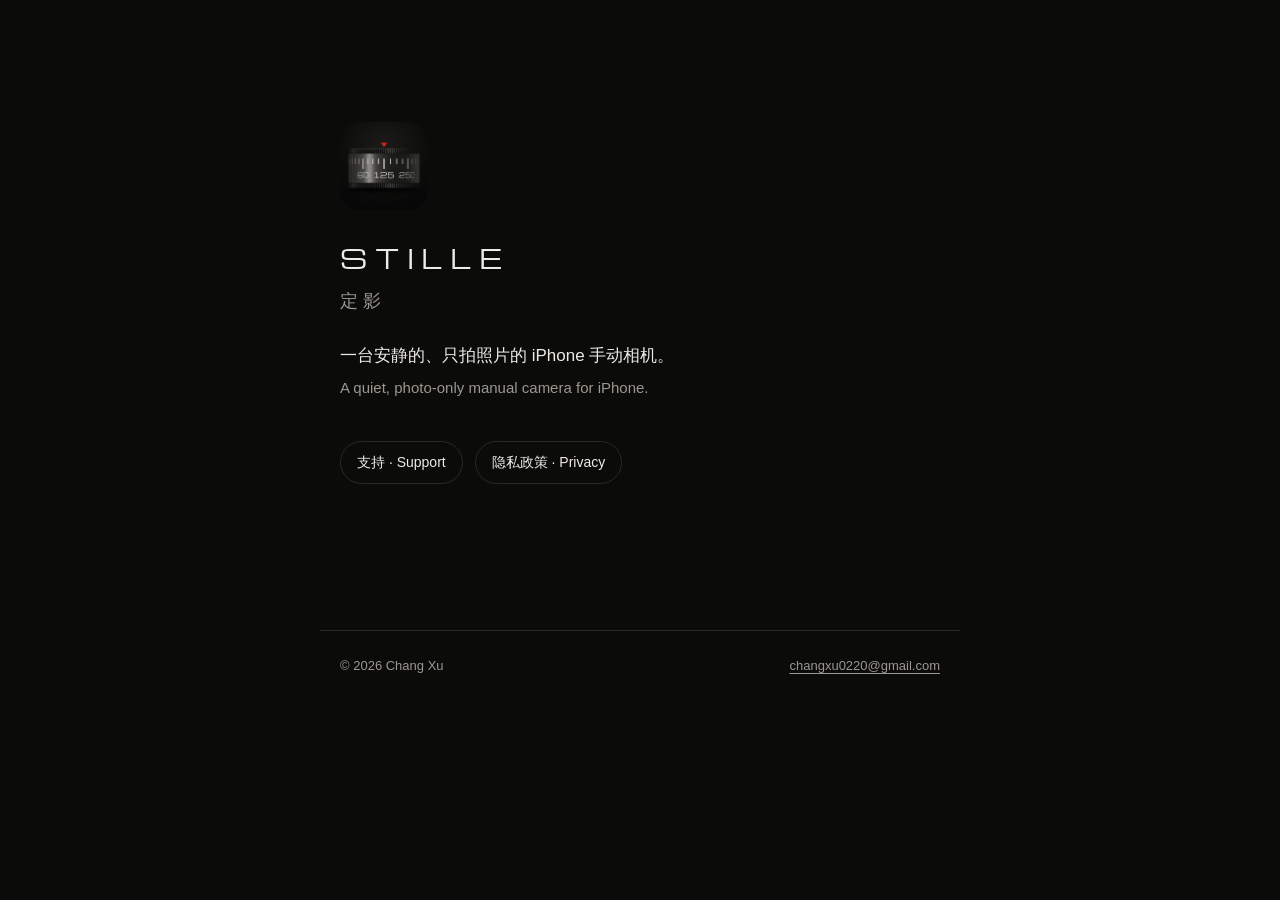
<file: index.html>
<!doctype html>
<html lang="zh-Hans">
<head>
<meta charset="utf-8">
<meta name="viewport" content="width=device-width, initial-scale=1">
<title>Stille · 定影</title>
<meta name="description" content="Stille 定影：一台安静的、只拍照片的 iPhone 手动相机。A quiet, photo-only manual camera for iPhone.">
<link rel="icon" href="icon.png">
<link rel="apple-touch-icon" href="icon.png">
<link rel="stylesheet" href="site.css">
</head>
<body>
<main class="home">
  <img src="icon.png" alt="Stille 图标">
  <p class="wordmark">STILLE</p>
  <p class="cn">定影</p>
  <p class="tag">一台安静的、只拍照片的 iPhone 手动相机。<span lang="en">A quiet, photo-only manual camera for iPhone.</span></p>
  <nav class="links">
    <a href="support.html">支持 · Support</a>
    <a href="privacy.html">隐私政策 · Privacy</a>
  </nav>
</main>
<footer>
  <span>© 2026 Chang Xu</span>
  <a href="mailto:changxu0220@gmail.com">changxu0220@gmail.com</a>
</footer>
</body>
</html>
</file>
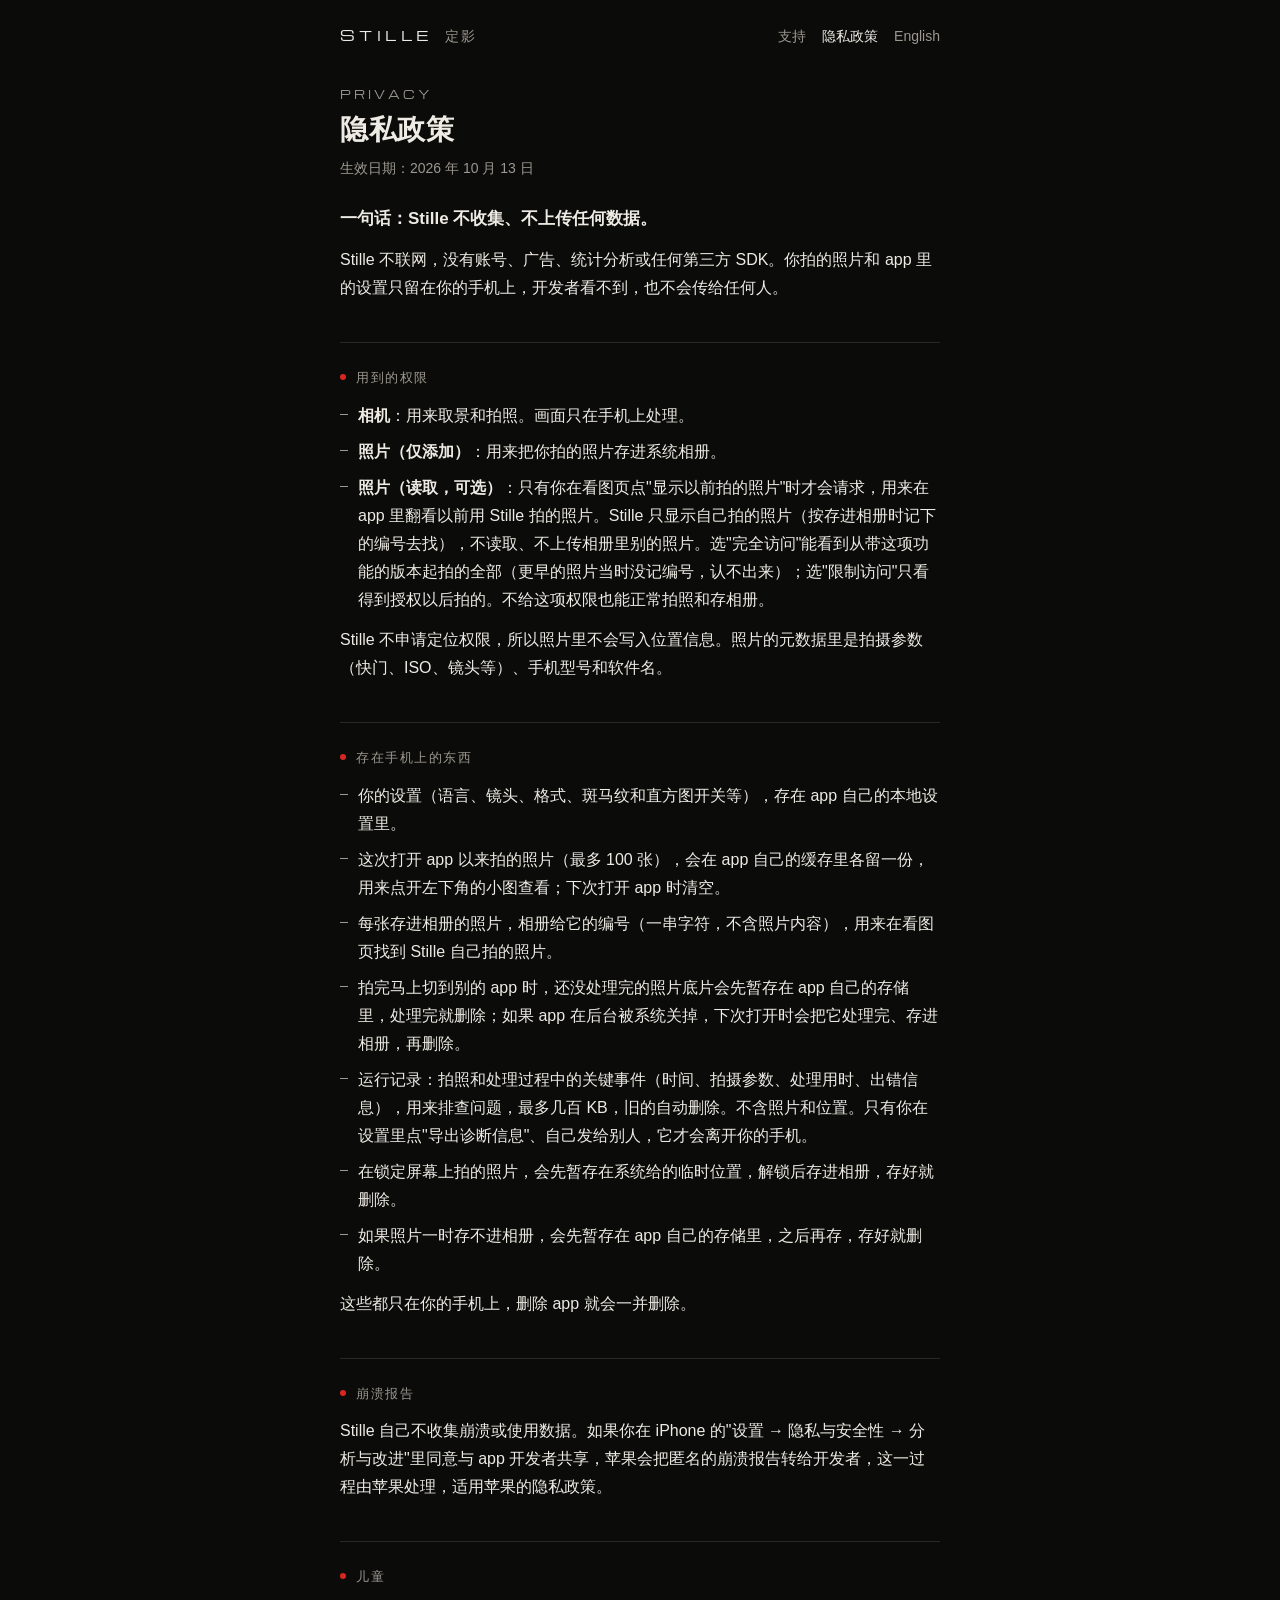
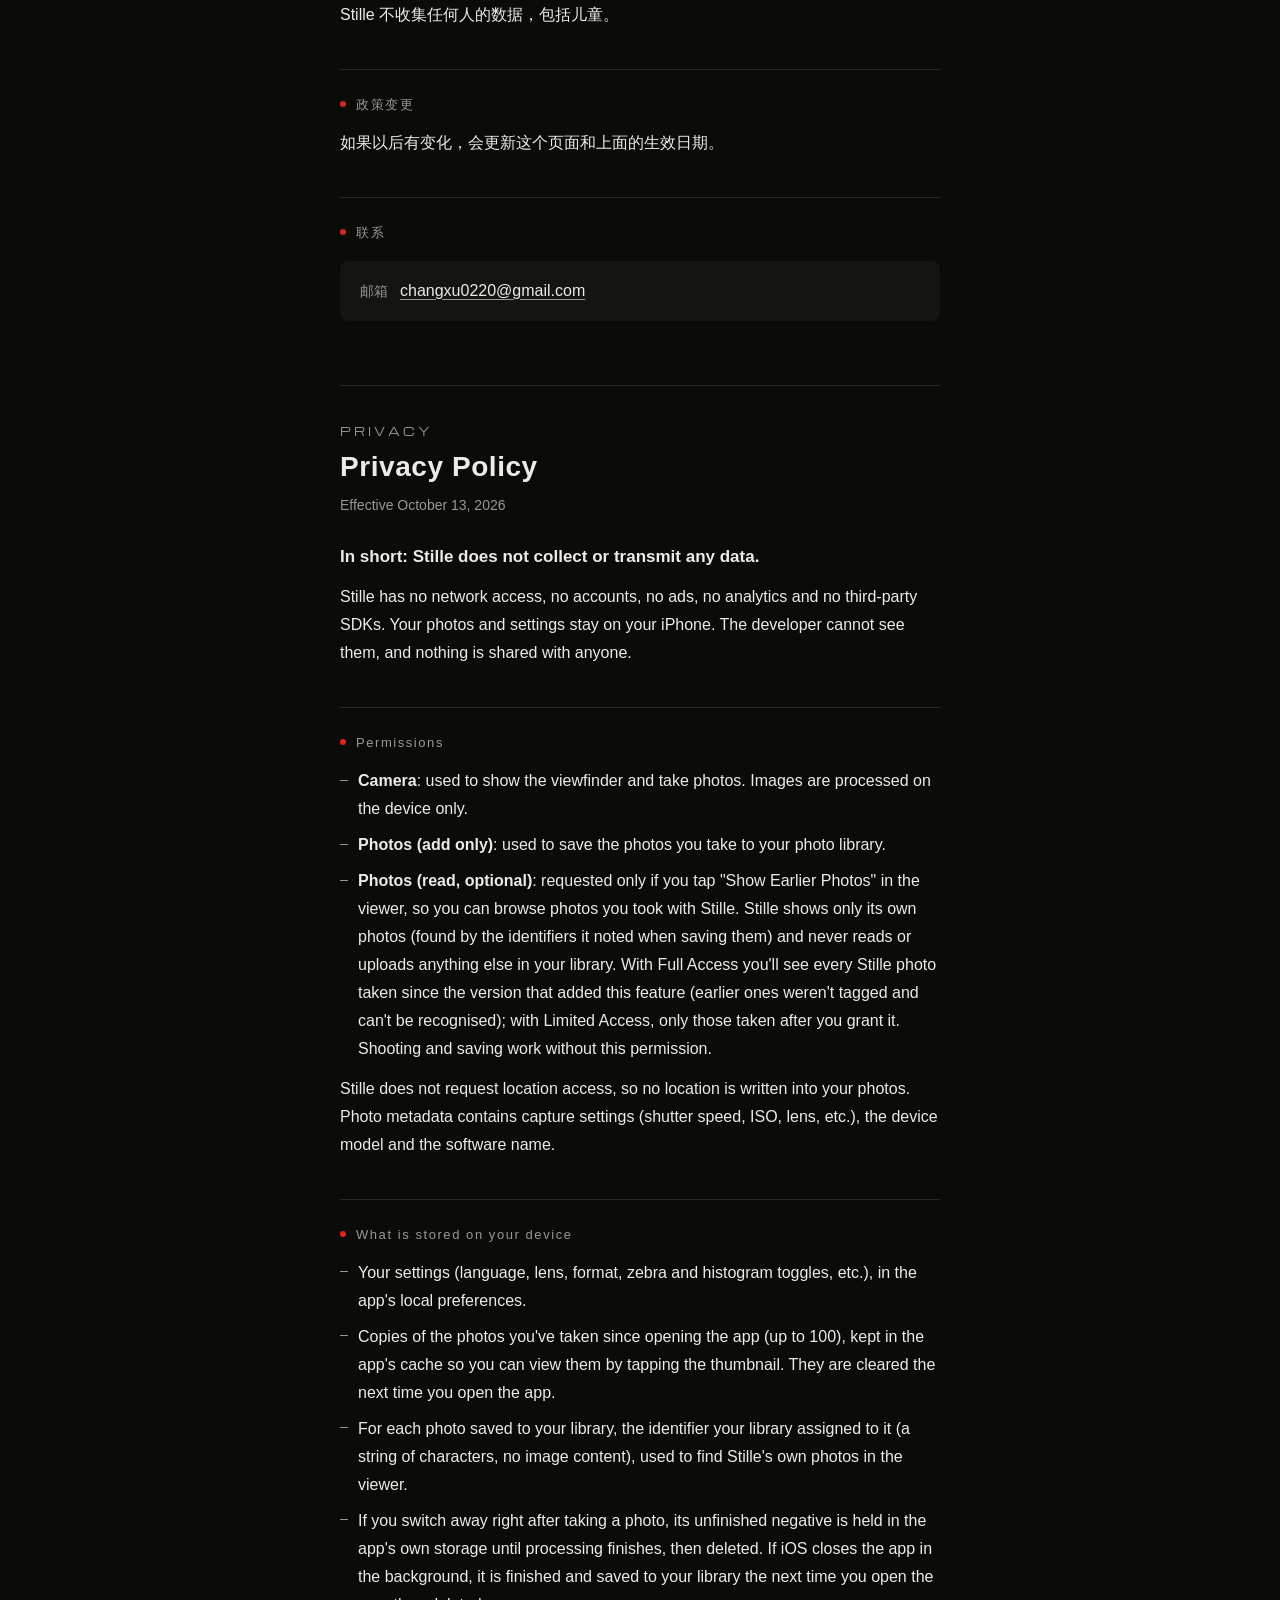
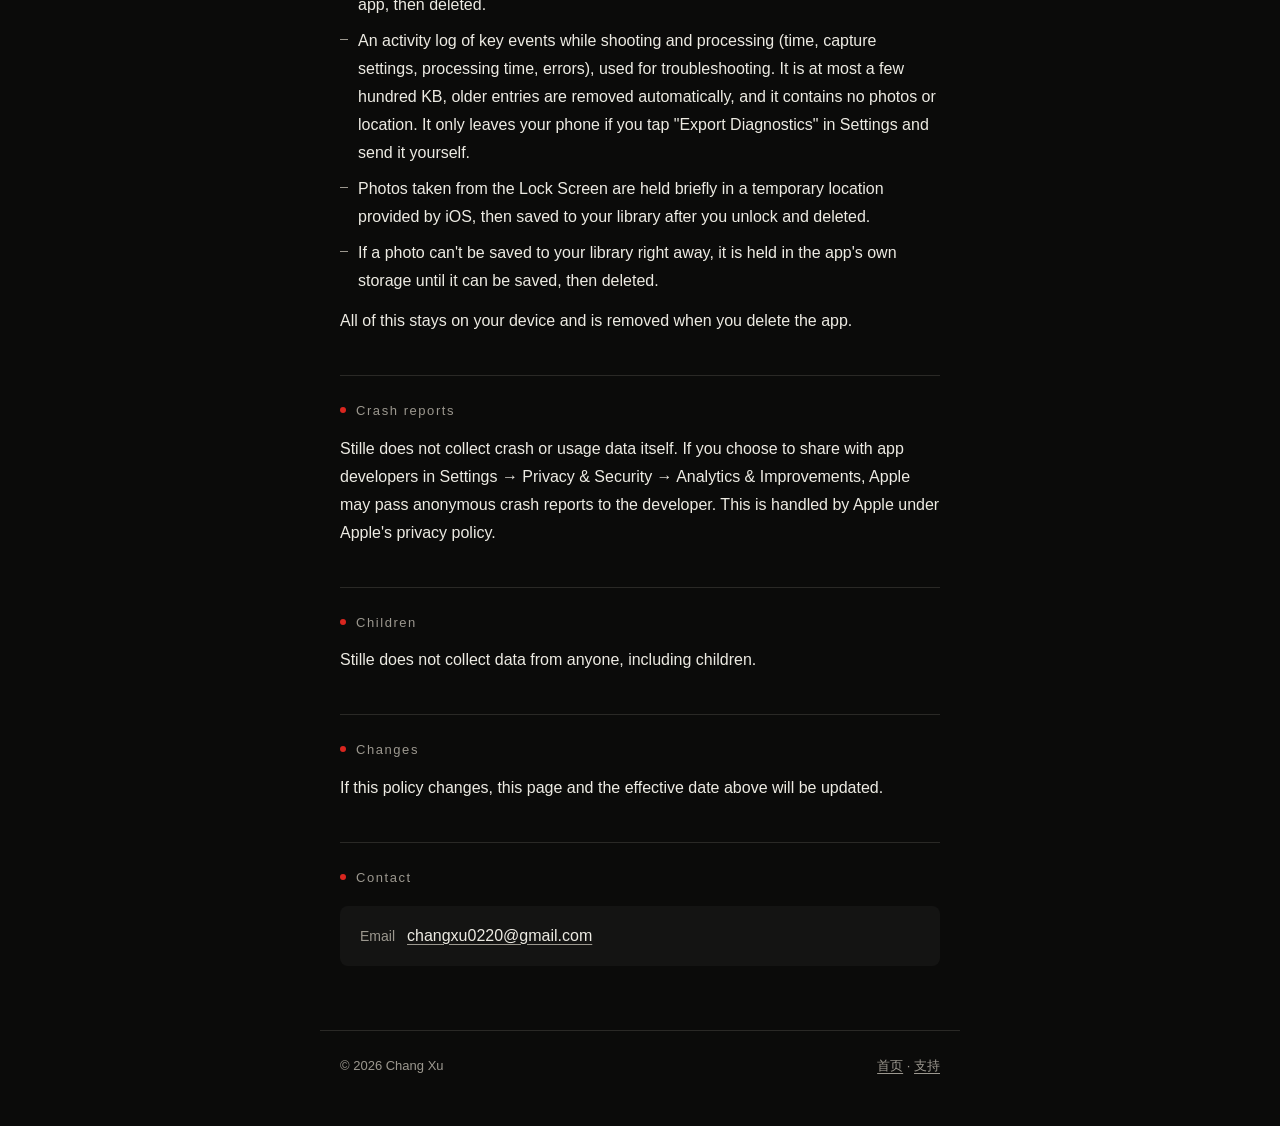
<file: privacy.html>
<!doctype html>
<html lang="zh-Hans">
<head>
<meta charset="utf-8">
<meta name="viewport" content="width=device-width, initial-scale=1">
<title>Stille · 隐私政策 Privacy Policy</title>
<meta name="description" content="Stille 定影的隐私政策：不联网，不收集任何数据。Privacy policy for Stille: no network access, no data collection.">
<link rel="icon" href="icon.png">
<link rel="stylesheet" href="site.css">
</head>
<body>
<header class="top">
  <a class="mark" href="index.html"><b>STILLE</b><span>定影</span></a>
  <nav><a href="support.html">支持</a><a href="privacy.html" aria-current="page">隐私政策</a><a href="#en">English</a></nav>
</header>

<main>
<p class="eyebrow">PRIVACY</p>
<h1>隐私政策</h1>
<p class="meta">生效日期：2026 年 10 月 13 日</p>

<p class="lead"><strong>一句话：Stille 不收集、不上传任何数据。</strong></p>
<p>Stille 不联网，没有账号、广告、统计分析或任何第三方 SDK。你拍的照片和 app 里的设置只留在你的手机上，开发者看不到，也不会传给任何人。</p>

<h2>用到的权限</h2>
<ul>
  <li><strong>相机</strong>：用来取景和拍照。画面只在手机上处理。</li>
  <li><strong>照片（仅添加）</strong>：用来把你拍的照片存进系统相册。</li>
  <li><strong>照片（读取，可选）</strong>：只有你在看图页点"显示以前拍的照片"时才会请求，用来在 app 里翻看以前用 Stille 拍的照片。Stille 只显示自己拍的照片（按存进相册时记下的编号去找），不读取、不上传相册里别的照片。选"完全访问"能看到从带这项功能的版本起拍的全部（更早的照片当时没记编号，认不出来）；选"限制访问"只看得到授权以后拍的。不给这项权限也能正常拍照和存相册。</li>
</ul>
<p>Stille 不申请定位权限，所以照片里不会写入位置信息。照片的元数据里是拍摄参数（快门、ISO、镜头等）、手机型号和软件名。</p>

<h2>存在手机上的东西</h2>
<ul>
  <li>你的设置（语言、镜头、格式、斑马纹和直方图开关等），存在 app 自己的本地设置里。</li>
  <li>这次打开 app 以来拍的照片（最多 100 张），会在 app 自己的缓存里各留一份，用来点开左下角的小图查看；下次打开 app 时清空。</li>
  <li>每张存进相册的照片，相册给它的编号（一串字符，不含照片内容），用来在看图页找到 Stille 自己拍的照片。</li>
  <li>拍完马上切到别的 app 时，还没处理完的照片底片会先暂存在 app 自己的存储里，处理完就删除；如果 app 在后台被系统关掉，下次打开时会把它处理完、存进相册，再删除。</li>
  <li>运行记录：拍照和处理过程中的关键事件（时间、拍摄参数、处理用时、出错信息），用来排查问题，最多几百 KB，旧的自动删除。不含照片和位置。只有你在设置里点"导出诊断信息"、自己发给别人，它才会离开你的手机。</li>
  <li>在锁定屏幕上拍的照片，会先暂存在系统给的临时位置，解锁后存进相册，存好就删除。</li>
  <li>如果照片一时存不进相册，会先暂存在 app 自己的存储里，之后再存，存好就删除。</li>
</ul>
<p>这些都只在你的手机上，删除 app 就会一并删除。</p>

<h2>崩溃报告</h2>
<p>Stille 自己不收集崩溃或使用数据。如果你在 iPhone 的"设置 → 隐私与安全性 → 分析与改进"里同意与 app 开发者共享，苹果会把匿名的崩溃报告转给开发者，这一过程由苹果处理，适用苹果的隐私政策。</p>

<h2>儿童</h2>
<p>Stille 不收集任何人的数据，包括儿童。</p>

<h2>政策变更</h2>
<p>如果以后有变化，会更新这个页面和上面的生效日期。</p>

<h2>联系</h2>
<div class="contact"><p><span class="k">邮箱</span><a href="mailto:changxu0220@gmail.com">changxu0220@gmail.com</a></p></div>

<section class="lang-split" id="en" lang="en">
<p class="eyebrow">PRIVACY</p>
<h1>Privacy Policy</h1>
<p class="meta">Effective October 13, 2026</p>

<p class="lead"><strong>In short: Stille does not collect or transmit any data.</strong></p>
<p>Stille has no network access, no accounts, no ads, no analytics and no third-party SDKs. Your photos and settings stay on your iPhone. The developer cannot see them, and nothing is shared with anyone.</p>

<h2>Permissions</h2>
<ul>
  <li><strong>Camera</strong>: used to show the viewfinder and take photos. Images are processed on the device only.</li>
  <li><strong>Photos (add only)</strong>: used to save the photos you take to your photo library.</li>
  <li><strong>Photos (read, optional)</strong>: requested only if you tap "Show Earlier Photos" in the viewer, so you can browse photos you took with Stille. Stille shows only its own photos (found by the identifiers it noted when saving them) and never reads or uploads anything else in your library. With Full Access you'll see every Stille photo taken since the version that added this feature (earlier ones weren't tagged and can't be recognised); with Limited Access, only those taken after you grant it. Shooting and saving work without this permission.</li>
</ul>
<p>Stille does not request location access, so no location is written into your photos. Photo metadata contains capture settings (shutter speed, ISO, lens, etc.), the device model and the software name.</p>

<h2>What is stored on your device</h2>
<ul>
  <li>Your settings (language, lens, format, zebra and histogram toggles, etc.), in the app's local preferences.</li>
  <li>Copies of the photos you've taken since opening the app (up to 100), kept in the app's cache so you can view them by tapping the thumbnail. They are cleared the next time you open the app.</li>
  <li>For each photo saved to your library, the identifier your library assigned to it (a string of characters, no image content), used to find Stille's own photos in the viewer.</li>
  <li>If you switch away right after taking a photo, its unfinished negative is held in the app's own storage until processing finishes, then deleted. If iOS closes the app in the background, it is finished and saved to your library the next time you open the app, then deleted.</li>
  <li>An activity log of key events while shooting and processing (time, capture settings, processing time, errors), used for troubleshooting. It is at most a few hundred KB, older entries are removed automatically, and it contains no photos or location. It only leaves your phone if you tap "Export Diagnostics" in Settings and send it yourself.</li>
  <li>Photos taken from the Lock Screen are held briefly in a temporary location provided by iOS, then saved to your library after you unlock and deleted.</li>
  <li>If a photo can't be saved to your library right away, it is held in the app's own storage until it can be saved, then deleted.</li>
</ul>
<p>All of this stays on your device and is removed when you delete the app.</p>

<h2>Crash reports</h2>
<p>Stille does not collect crash or usage data itself. If you choose to share with app developers in Settings → Privacy &amp; Security → Analytics &amp; Improvements, Apple may pass anonymous crash reports to the developer. This is handled by Apple under Apple's privacy policy.</p>

<h2>Children</h2>
<p>Stille does not collect data from anyone, including children.</p>

<h2>Changes</h2>
<p>If this policy changes, this page and the effective date above will be updated.</p>

<h2>Contact</h2>
<div class="contact"><p><span class="k">Email</span><a href="mailto:changxu0220@gmail.com">changxu0220@gmail.com</a></p></div>
</section>
</main>

<footer>
  <span>© 2026 Chang Xu</span>
  <span><a href="index.html">首页</a> · <a href="support.html">支持</a></span>
</footer>
</body>
</html>
</file>
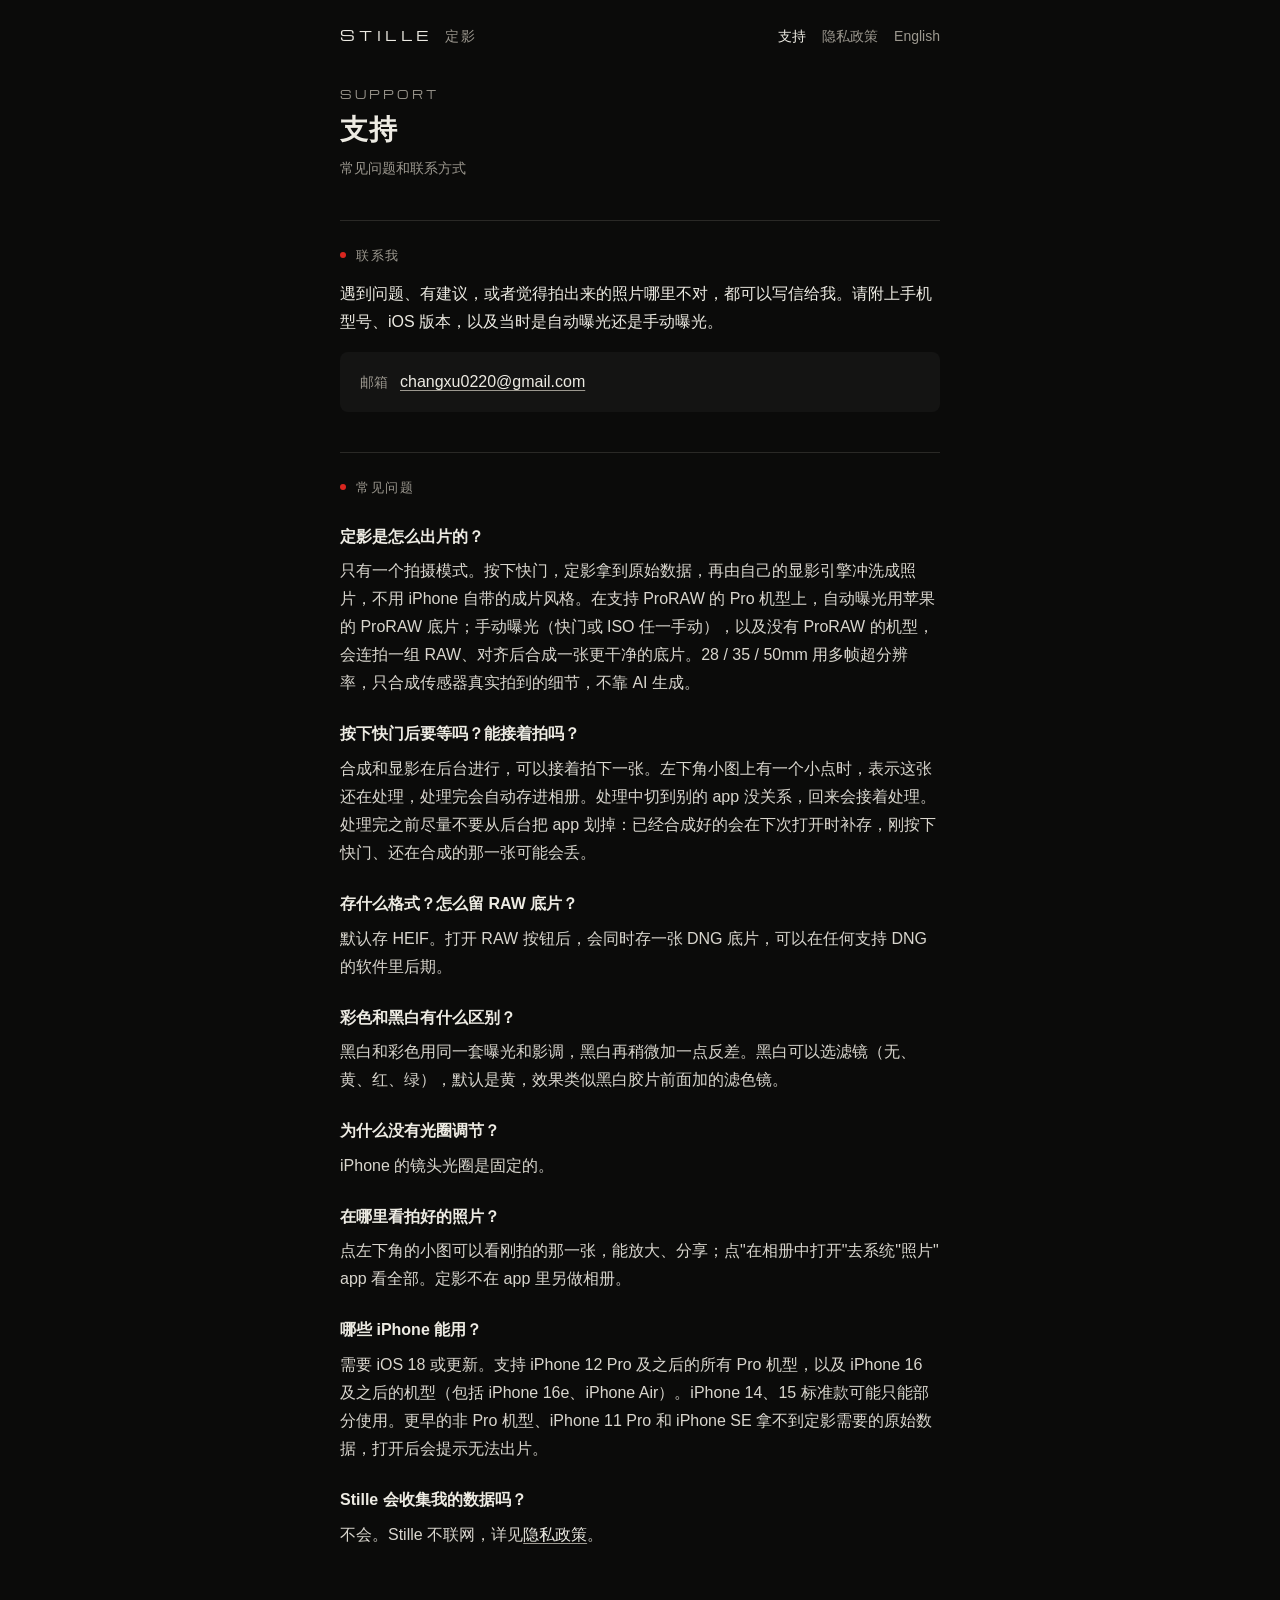
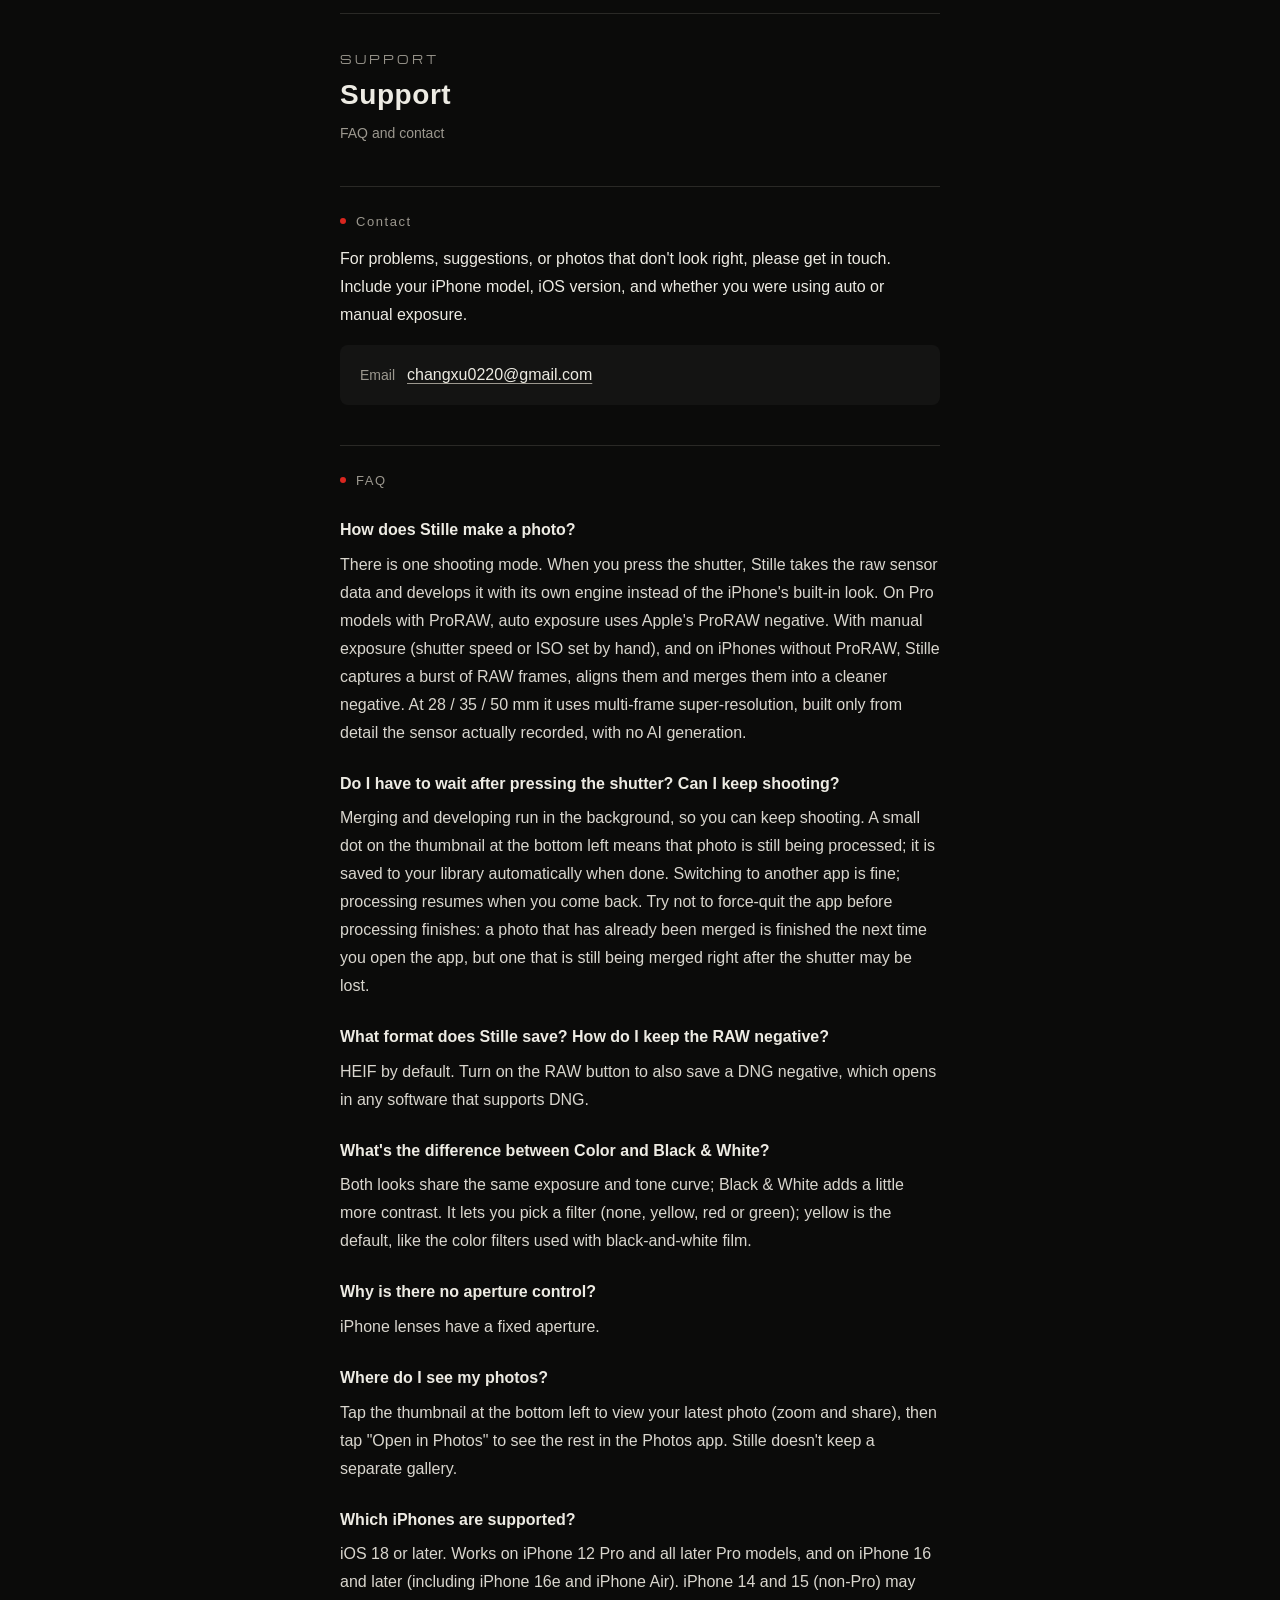
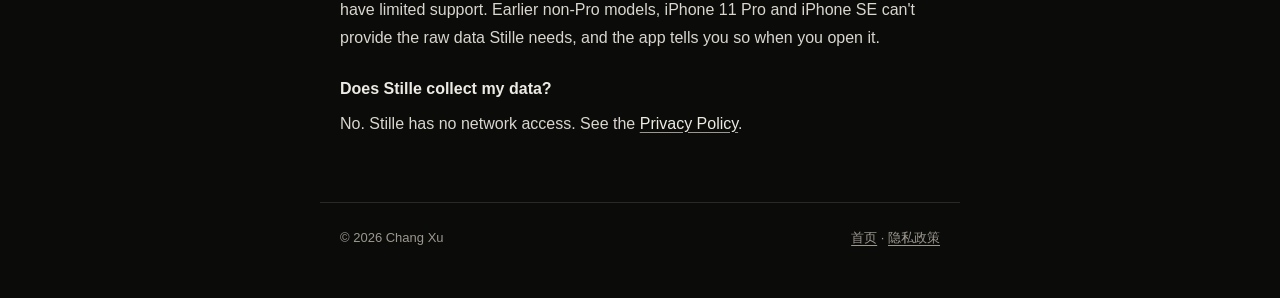
<file: support.html>
<!doctype html>
<html lang="zh-Hans">
<head>
<meta charset="utf-8">
<meta name="viewport" content="width=device-width, initial-scale=1">
<title>Stille · 支持 Support</title>
<meta name="description" content="Stille 定影的常见问题和联系方式。FAQ and contact for Stille.">
<link rel="icon" href="icon.png">
<link rel="stylesheet" href="site.css">
</head>
<body>
<header class="top">
  <a class="mark" href="index.html"><b>STILLE</b><span>定影</span></a>
  <nav><a href="support.html" aria-current="page">支持</a><a href="privacy.html">隐私政策</a><a href="#en">English</a></nav>
</header>

<main>
<p class="eyebrow">SUPPORT</p>
<h1>支持</h1>
<p class="meta">常见问题和联系方式</p>

<h2>联系我</h2>
<p>遇到问题、有建议，或者觉得拍出来的照片哪里不对，都可以写信给我。请附上手机型号、iOS 版本，以及当时是自动曝光还是手动曝光。</p>
<div class="contact"><p><span class="k">邮箱</span><a href="mailto:changxu0220@gmail.com">changxu0220@gmail.com</a></p></div>

<h2>常见问题</h2>

<div class="qa"><h3>定影是怎么出片的？</h3>
<p>只有一个拍摄模式。按下快门，定影拿到原始数据，再由自己的显影引擎冲洗成照片，不用 iPhone 自带的成片风格。在支持 ProRAW 的 Pro 机型上，自动曝光用苹果的 ProRAW 底片；手动曝光（快门或 ISO 任一手动），以及没有 ProRAW 的机型，会连拍一组 RAW、对齐后合成一张更干净的底片。28 / 35 / 50mm 用多帧超分辨率，只合成传感器真实拍到的细节，不靠 AI 生成。</p></div>

<div class="qa"><h3>按下快门后要等吗？能接着拍吗？</h3>
<p>合成和显影在后台进行，可以接着拍下一张。左下角小图上有一个小点时，表示这张还在处理，处理完会自动存进相册。处理中切到别的 app 没关系，回来会接着处理。处理完之前尽量不要从后台把 app 划掉：已经合成好的会在下次打开时补存，刚按下快门、还在合成的那一张可能会丢。</p></div>

<div class="qa"><h3>存什么格式？怎么留 RAW 底片？</h3>
<p>默认存 HEIF。打开 RAW 按钮后，会同时存一张 DNG 底片，可以在任何支持 DNG 的软件里后期。</p></div>

<div class="qa"><h3>彩色和黑白有什么区别？</h3>
<p>黑白和彩色用同一套曝光和影调，黑白再稍微加一点反差。黑白可以选滤镜（无、黄、红、绿），默认是黄，效果类似黑白胶片前面加的滤色镜。</p></div>

<div class="qa"><h3>为什么没有光圈调节？</h3>
<p>iPhone 的镜头光圈是固定的。</p></div>

<div class="qa"><h3>在哪里看拍好的照片？</h3>
<p>点左下角的小图可以看刚拍的那一张，能放大、分享；点"在相册中打开"去系统"照片" app 看全部。定影不在 app 里另做相册。</p></div>

<div class="qa"><h3>哪些 iPhone 能用？</h3>
<p>需要 iOS 18 或更新。支持 iPhone 12 Pro 及之后的所有 Pro 机型，以及 iPhone 16 及之后的机型（包括 iPhone 16e、iPhone Air）。iPhone 14、15 标准款可能只能部分使用。更早的非 Pro 机型、iPhone 11 Pro 和 iPhone SE 拿不到定影需要的原始数据，打开后会提示无法出片。</p></div>

<div class="qa"><h3>Stille 会收集我的数据吗？</h3>
<p>不会。Stille 不联网，详见<a href="privacy.html">隐私政策</a>。</p></div>

<section class="lang-split" id="en" lang="en">
<p class="eyebrow">SUPPORT</p>
<h1>Support</h1>
<p class="meta">FAQ and contact</p>

<h2>Contact</h2>
<p>For problems, suggestions, or photos that don't look right, please get in touch. Include your iPhone model, iOS version, and whether you were using auto or manual exposure.</p>
<div class="contact"><p><span class="k">Email</span><a href="mailto:changxu0220@gmail.com">changxu0220@gmail.com</a></p></div>

<h2>FAQ</h2>

<div class="qa"><h3>How does Stille make a photo?</h3>
<p>There is one shooting mode. When you press the shutter, Stille takes the raw sensor data and develops it with its own engine instead of the iPhone's built-in look. On Pro models with ProRAW, auto exposure uses Apple's ProRAW negative. With manual exposure (shutter speed or ISO set by hand), and on iPhones without ProRAW, Stille captures a burst of RAW frames, aligns them and merges them into a cleaner negative. At 28 / 35 / 50 mm it uses multi-frame super-resolution, built only from detail the sensor actually recorded, with no AI generation.</p></div>

<div class="qa"><h3>Do I have to wait after pressing the shutter? Can I keep shooting?</h3>
<p>Merging and developing run in the background, so you can keep shooting. A small dot on the thumbnail at the bottom left means that photo is still being processed; it is saved to your library automatically when done. Switching to another app is fine; processing resumes when you come back. Try not to force-quit the app before processing finishes: a photo that has already been merged is finished the next time you open the app, but one that is still being merged right after the shutter may be lost.</p></div>

<div class="qa"><h3>What format does Stille save? How do I keep the RAW negative?</h3>
<p>HEIF by default. Turn on the RAW button to also save a DNG negative, which opens in any software that supports DNG.</p></div>

<div class="qa"><h3>What's the difference between Color and Black &amp; White?</h3>
<p>Both looks share the same exposure and tone curve; Black &amp; White adds a little more contrast. It lets you pick a filter (none, yellow, red or green); yellow is the default, like the color filters used with black-and-white film.</p></div>

<div class="qa"><h3>Why is there no aperture control?</h3>
<p>iPhone lenses have a fixed aperture.</p></div>

<div class="qa"><h3>Where do I see my photos?</h3>
<p>Tap the thumbnail at the bottom left to view your latest photo (zoom and share), then tap "Open in Photos" to see the rest in the Photos app. Stille doesn't keep a separate gallery.</p></div>

<div class="qa"><h3>Which iPhones are supported?</h3>
<p>iOS 18 or later. Works on iPhone 12 Pro and all later Pro models, and on iPhone 16 and later (including iPhone 16e and iPhone Air). iPhone 14 and 15 (non-Pro) may have limited support. Earlier non-Pro models, iPhone 11 Pro and iPhone SE can't provide the raw data Stille needs, and the app tells you so when you open it.</p></div>

<div class="qa"><h3>Does Stille collect my data?</h3>
<p>No. Stille has no network access. See the <a href="privacy.html#en">Privacy Policy</a>.</p></div>
</section>
</main>

<footer>
  <span>© 2026 Chang Xu</span>
  <span><a href="index.html">首页</a> · <a href="privacy.html">隐私政策</a></span>
</footer>
</body>
</html>
</file>
<file: site.css>
/* Stille 官网共用样式。颜色和 app 一致（ProCam/UI/Theme.swift：ink 0.93/0.92/0.89，accent 0.85/0.15/0.12）。
   版式：单栏，正文最宽 640px；间距只用 8 / 12 / 16 / 24 / 40 / 64 几档。 */

@font-face {
  font-family: "Michroma";
  src: url("Michroma-Regular.ttf") format("truetype");
  font-display: swap;
}

:root {
  color-scheme: dark;
  --bg: #0b0b0a;
  --surface: #141413;
  --ink: #edebe3;
  --dim: #9c988f;
  --line: #2a2926;
  --accent: #d9261f;
  --sans: -apple-system, BlinkMacSystemFont, "PingFang SC", "Hiragino Sans GB", "Microsoft YaHei", "Helvetica Neue", Arial, sans-serif;
  --mark: "Michroma", "Helvetica Neue", Arial, sans-serif;
}

* { box-sizing: border-box; }
html { -webkit-text-size-adjust: 100%; }
body {
  margin: 0;
  background: var(--bg);
  color: var(--ink);
  font: 16px/1.75 var(--sans);
  -webkit-font-smoothing: antialiased;
}
a { color: var(--ink); text-decoration-color: var(--dim); text-underline-offset: 3px; }
a:hover { text-decoration-color: var(--ink); }
a:focus-visible { outline: 1px solid var(--accent); outline-offset: 3px; }

/* 顶栏 */
.top {
  max-width: 640px; margin: 0 auto; padding: 24px 20px 0;
  display: flex; align-items: center; justify-content: space-between; gap: 16px; flex-wrap: wrap;
}
.mark { display: inline-flex; align-items: baseline; gap: 12px; text-decoration: none; }
.mark b { font: 14px/1 var(--mark); letter-spacing: .32em; font-weight: 400; }
.mark span { font-size: 14px; color: var(--dim); letter-spacing: .12em; }
.top nav { display: flex; gap: 16px; font-size: 14px; }
.top nav a { color: var(--dim); text-decoration: none; }
.top nav a:hover, .top nav a[aria-current="page"] { color: var(--ink); }

/* 正文 */
main { max-width: 640px; margin: 0 auto; padding: 40px 20px 64px; }
.eyebrow { font: 11px/1 var(--mark); letter-spacing: .28em; color: var(--dim); margin: 0 0 12px; }
h1 { font-size: 28px; line-height: 1.3; font-weight: 600; margin: 0 0 8px; letter-spacing: .02em; }
.meta { color: var(--dim); font-size: 14px; margin: 0; }
.lead { font-size: 17px; margin: 24px 0 0; }
h2 {
  font-size: 13px; font-weight: 500; color: var(--dim); letter-spacing: .12em;
  margin: 40px 0 12px; padding-top: 24px; border-top: 1px solid var(--line);
}
h2::before { content: ""; display: inline-block; width: 6px; height: 6px; background: var(--accent); border-radius: 50%; margin-right: 10px; vertical-align: 2px; }
p { margin: 12px 0 0; }
strong { font-weight: 600; }

ul { margin: 12px 0 0; padding: 0; list-style: none; }
li { position: relative; padding-left: 18px; margin: 8px 0 0; }
li::before { content: ""; position: absolute; left: 0; top: .78em; width: 8px; height: 1px; background: var(--dim); }

/* 常见问题：一问一答 */
.qa { margin-top: 24px; }
.qa h3 { font-size: 16px; font-weight: 600; margin: 0; line-height: 1.6; }
.qa p { margin-top: 8px; color: #d9d6ce; }

/* 联系方式 */
.contact { background: var(--surface); border-radius: 8px; padding: 16px 20px; margin-top: 16px; }
.contact p { margin: 0; }
.contact p + p { margin-top: 8px; }
.contact .k { color: var(--dim); font-size: 14px; margin-right: 12px; }

/* 英文部分 */
.lang-split { margin-top: 64px; padding-top: 40px; border-top: 1px solid var(--line); }

/* 页脚 */
footer {
  max-width: 640px; margin: 0 auto; padding: 24px 20px 48px;
  border-top: 1px solid var(--line); color: var(--dim); font-size: 13px;
  display: flex; justify-content: space-between; gap: 12px; flex-wrap: wrap;
}
footer a { color: var(--dim); }

/* 首页 */
.home { min-height: 70vh; display: flex; flex-direction: column; justify-content: center; }
.home img { width: 88px; height: 88px; border-radius: 20px; display: block; }
.home .wordmark { font: 26px/1.2 var(--mark); letter-spacing: .3em; margin: 32px 0 0; font-weight: 400; }
.home .cn { font-size: 18px; letter-spacing: .3em; color: var(--dim); margin: 12px 0 0; }
.home .tag { margin: 24px 0 0; font-size: 17px; }
.home .tag span { display: block; color: var(--dim); font-size: 15px; margin-top: 4px; }
.home .links { display: flex; gap: 12px; margin-top: 40px; flex-wrap: wrap; }
.home .links a {
  text-decoration: none; font-size: 14px; padding: 8px 16px;
  border: 1px solid var(--line); border-radius: 999px;
}
.home .links a:hover { border-color: var(--dim); }

@media (max-width: 480px) {
  h1 { font-size: 24px; }
  .home .wordmark { font-size: 22px; }
}
</file>
